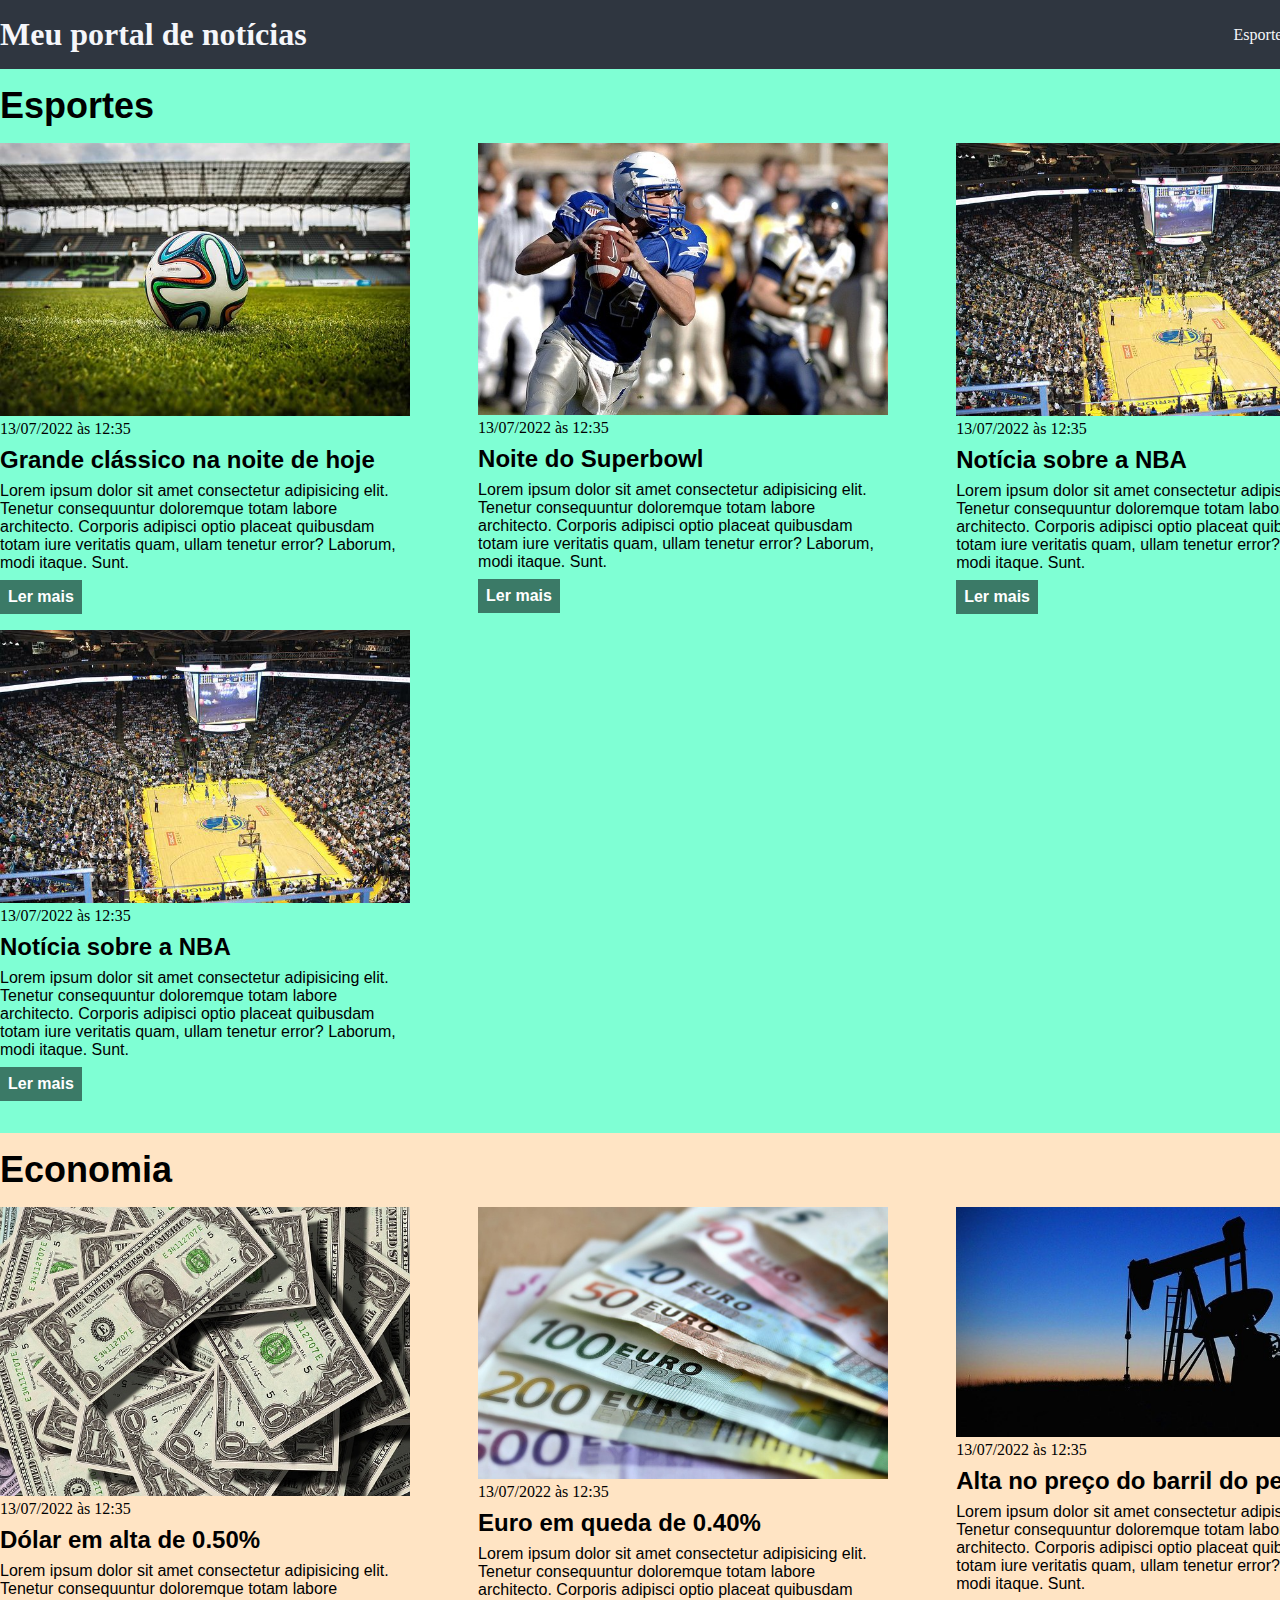
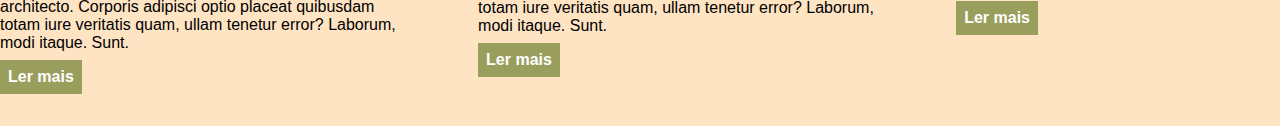
<file: ebac/index.html>
<!DOCTYPE html>
<html lang="pt-BR">
<head>
    <meta charset="UTF-8">
    <meta http-equiv="X-UA-Compatible" content="IE=edge">
    <meta name="viewport" content="width=device-width, initial-scale=1.0">
    <title>Meu portal de notícias</title>
    <link rel="stylesheet" href="./style.css" />
</head>
<body>
    <header>
        <div class="container">
            <h1>Meu portal de notícias</h1>
            <nav>
                <ul>
                    <li>
                        <a href="#sports" title="Ir para a seção de esportes">Esportes</a>
                    </li>
                    <span>/</span>
                    <li>
                        <a href="#economy" title="Ir para a seção de notícias">Economia</a>
                    </li>
                </ul>
            </nav>
        </div>
    </header>
    <section id="sports">
        <div class="container">
            <h2>Esportes</h2>
        <div class="articles">
            <article>
                <img src="./imagens/futebol.jpg" alt="Bola de futebol no gramado" />
                <header>
                    <time class="creation-date">13/07/2022 às 12:35</time>
                </header>
                <h3>Grande clássico na noite de hoje</h3>
                <p>
                    Lorem ipsum dolor sit amet consectetur adipisicing elit. Tenetur consequuntur doloremque totam labore architecto. Corporis adipisci optio placeat quibusdam totam iure veritatis quam, ullam tenetur error? Laborum, modi itaque. Sunt.
                </p>
                <a href="#" title="Leia a notícia completa">Ler mais</a>
            </article>
            <article>
                <img src="./imagens/futebol-americano.jpg" alt="Jogador de futebol americano correndo com a bola na mão" />
                <header>
                    <time>13/07/2022 às 12:35</time>
                </header>
                <h3>Noite do Superbowl</h3>
                <p>
                    Lorem ipsum dolor sit amet consectetur adipisicing elit. Tenetur consequuntur doloremque totam labore architecto. Corporis adipisci optio placeat quibusdam totam iure veritatis quam, ullam tenetur error? Laborum, modi itaque. Sunt.
                </p>
                <a href="#" title="Leia a notícia completa">Ler mais</a>
            </article>
            <article>
                <img src="./imagens/basquete.jpg" title="Vista aérea de uma quadra de basquete" />
                <header>
                    <time>13/07/2022 às 12:35</time>
                </header>
                <h3>Notícia sobre a NBA</h3>
                <p>
                    Lorem ipsum dolor sit amet consectetur adipisicing elit. Tenetur consequuntur doloremque totam labore architecto. Corporis adipisci optio placeat quibusdam totam iure veritatis quam, ullam tenetur error? Laborum, modi itaque. Sunt.
                </p>
                <a href="#" title="Leia a notícia completa">Ler mais</a>
            </article>
            <article>
                <img src="./imagens/basquete.jpg" title="Vista aérea de uma quadra de basquete" />
                <header>
                    <time>13/07/2022 às 12:35</time>
                </header>
                <h3>Notícia sobre a NBA</h3>
                <p>
                    Lorem ipsum dolor sit amet consectetur adipisicing elit. Tenetur consequuntur doloremque totam labore architecto. Corporis adipisci optio placeat quibusdam totam iure veritatis quam, ullam tenetur error? Laborum, modi itaque. Sunt.
                </p>
                <a href="#" title="Leia a notícia completa">Ler mais</a>
            </article>
        </div>
        </div>
    </section>
    <section id="economy">
       <div class="container">
        <h2>Economia</h2>
        <div class="articles">
            <article>
                <img src="./imagens/dolares.jpg" alt="Muitos dólares" />
                <header>
                    <time>13/07/2022 às 12:35</time>
                </header>
                <h3>Dólar em alta de 0.50%</h3>
                <p>
                    Lorem ipsum dolor sit amet consectetur adipisicing elit. Tenetur consequuntur doloremque totam labore architecto. Corporis adipisci optio placeat quibusdam totam iure veritatis quam, ullam tenetur error? Laborum, modi itaque. Sunt.
                </p>
                <a href="#" title="Leia a notícia completa">Ler mais</a>
            </article>
            <article>
                <img src="./imagens/euro.jpg" alt="Várias notas de euro" />
                <header>
                    <time>13/07/2022 às 12:35</time>
                </header>
                <h3>Euro em queda de 0.40%</h3>
                <p>
                    Lorem ipsum dolor sit amet consectetur adipisicing elit. Tenetur consequuntur doloremque totam labore architecto. Corporis adipisci optio placeat quibusdam totam iure veritatis quam, ullam tenetur error? Laborum, modi itaque. Sunt.
                </p>
                <a href="#" title="Leia a notícia completa">Ler mais</a>
            </article>
            <article>
                <img src="./imagens/petroleo.jpg" alt="Extração de petróleo" />
                <header>
                    <time>13/07/2022 às 12:35</time>
                </header>
                <h3>Alta no preço do barril do petróleo</h3>
                <p>
                    Lorem ipsum dolor sit amet consectetur adipisicing elit. Tenetur consequuntur doloremque totam labore architecto. Corporis adipisci optio placeat quibusdam totam iure veritatis quam, ullam tenetur error? Laborum, modi itaque. Sunt.
                </p>
                <a href="#" title="Leia a notícia completa">Ler mais</a>
            </article>
        </div>
       </div>
    </section>
</body>
</html>
</file>
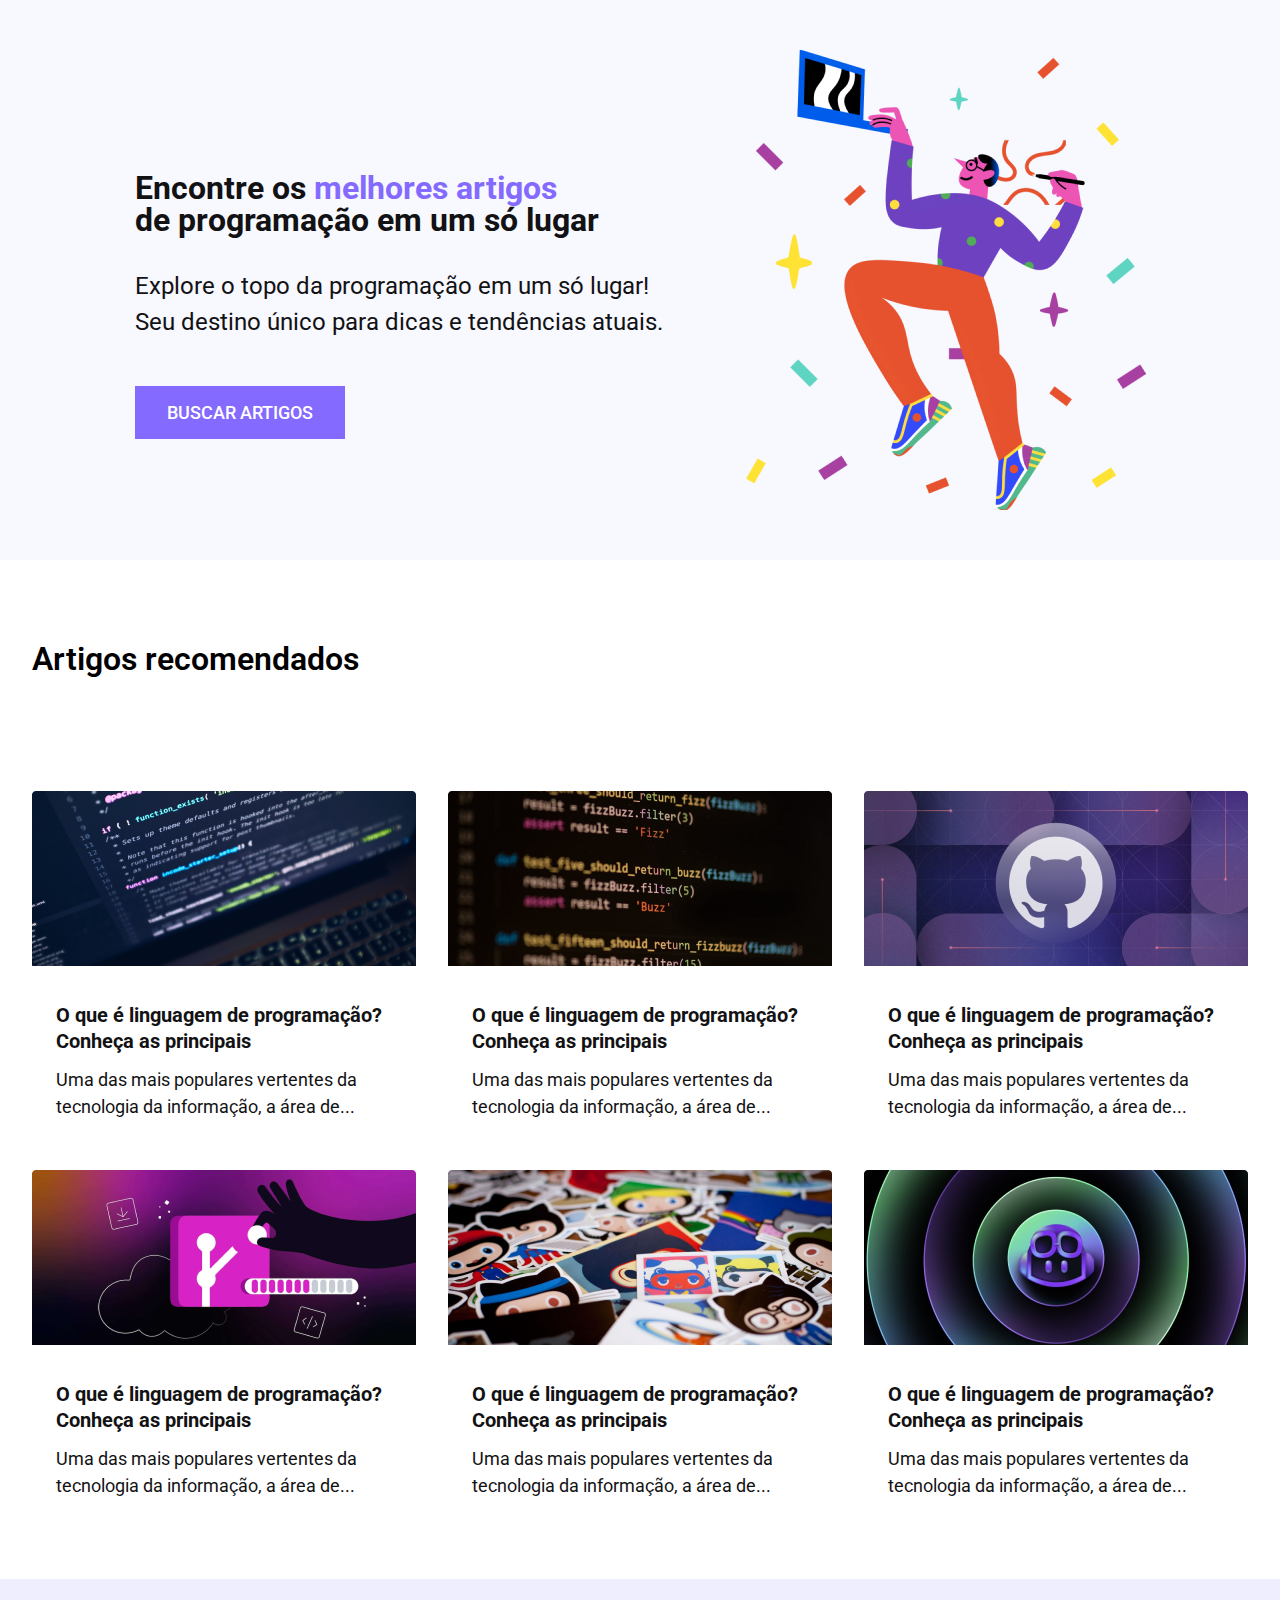
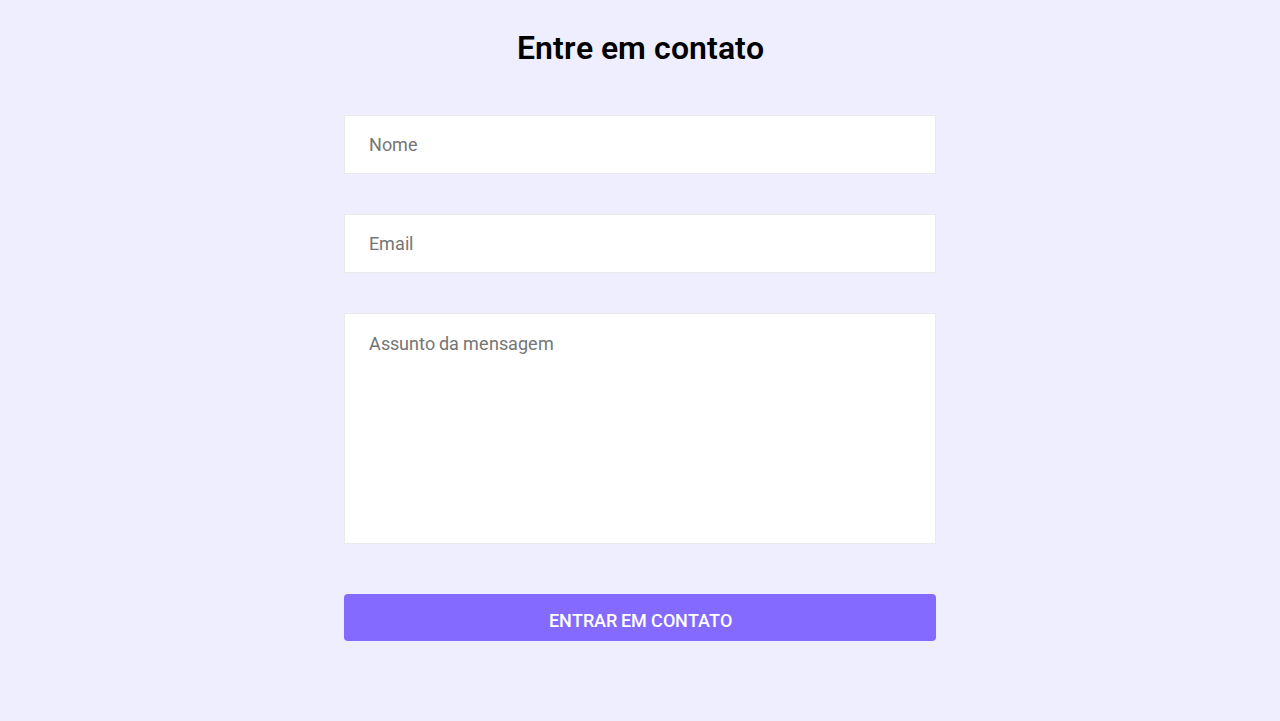
<file: FRONT-END/projeto1/index.html>
<!DOCTYPE html>
<html lang="pt-br">
<head>
    <link rel="preconnect" href="https://fonts.googleapis.com">
    <link rel="preconnect" href="https://fonts.gstatic.com" crossorigin>
   
    <meta charset="UTF-8">
    <meta name="viewport" content="width=device-width, initial-scale=1.0">
    <link rel="stylesheet" href="./style.css">
    <title>Artigos</title>

    <link href="https://fonts.googleapis.com/css2?family=Merriweather:wght@700&family=Roboto:wght@400;500&display=swap" rel="stylesheet">
    
</head>
<body>
    <header>
        <div class="container">
            <h1>Encontre os <span>melhores artigos</span><br> de programação em um só lugar</h1>
            <p>Explore o topo da programação em um só lugar!</p>
            <p>Seu destino único para dicas e tendências atuais.</p>
            <a href="#">Buscar Artigos</a>
        </div>
        <img src="./image/figura1.png" alt="Imagem de uma figura representando uma pessoa pulando de alegria, tocando em um notebook.">
    </header>
    <main>
        <section>
            <h2>Artigos recomendados</h2>   
            <div class="container">
                <a href="#">
                    <article>
                        <img src="./image/figura2.png" alt="">
                        <h3>O que é linguagem de programação? Conheça as principais</h3>
                        <p>Uma das mais populares vertentes da tecnologia da informação, a área de...</p>
                    </article>
                </a>
                <a href="#">
                    <article>
                        <img src="./image/figura3.png" alt="">
                        <h3>O que é linguagem de programação? Conheça as principais</h3>
                        <p>Uma das mais populares vertentes da tecnologia da informação, a área de...</p>
                    </article>
                </a>
                <a href="">
                    <article>
                        <img src="./image/figura4.png" alt="">
                        <h3>O que é linguagem de programação? Conheça as principais</h3>
                        <p>Uma das mais populares vertentes da tecnologia da informação, a área de...</p>
                    </article>
                </a>
            </div>
            <div class="container">
                <a href="">
                    <article>
                        <img src="./image/figura5.png" alt="">
                        <h3>O que é linguagem de programação? Conheça as principais</h3>
                        <p>Uma das mais populares vertentes da tecnologia da informação, a área de...</p>
                    </article>
                </a>
                <a href="">
                    <article>
                        <img src="./image/figura6.png" alt="">
                        <h3>O que é linguagem de programação? Conheça as principais</h3>
                        <p>Uma das mais populares vertentes da tecnologia da informação, a área de...</p>
                    </article>
                </a>
                <a href="">
                    <article>
                        <img src="./image/figura7.png" alt="">
                        <h3>O que é linguagem de programação? Conheça as principais</h3>
                        <p>Uma das mais populares vertentes da tecnologia da informação, a área de...</p>
                    </article>
                </a>
            </div>
        </section>
    </main>
    <footer>
        <div class="container">
            <h2>Entre em contato</h2>
            <form action="">
                <input type="text" placeholder="Nome" required>
                <input type="email" placeholder="Email" required>
                <textarea name="" id="" cols="30" rows="10" placeholder="Assunto da mensagem" required></textarea>
                <button type="submit">Entrar em contato</button>
            </form>
        </div>
    </footer>
</body>
</html>
</file>
<file: ebac/style.css>
*{
    box-sizing: border-box;
    margin: 0;
    padding: 0;
}

header li{
    display: inline;
}

header li a{
    color: #f5f6fa;
}

body > header{
    background-color: #2f3640;
    padding: 16px 0;
    color: #f5f6fa;
}

header > .container{
    display: flex;
    align-items: center;
    justify-content: space-between;
}

.container{
    width: 1366px;
    margin: 0 auto;
}

.container a{
    text-decoration: none;
}

.container a:hover{
    text-decoration: underline;
}

article img{
    width: 100%;
}

.articles{
    display: flex;
    flex-wrap: wrap;
    justify-content: space-between;
}

.articles article{
    width: 30%;
    margin-bottom: 16px;
}

section{
    padding: 16px 0;
}

.container h2{
    margin-bottom: 16px;
}

.articles article h3{
    margin: 8px 0 8px;
}

.articles article a{ 
    color: #fff;
    padding: 8px;
    display: inline-block;
    text-decoration: none;
    font-weight: bold;
    margin-top: 8px;
}


#sports .articles article a{
    background-color: rgb(59, 122, 103);
}

#economy .articles article a{
    background-color: #9a9e5c;
}

.articles article a:hover{
    text-decoration: underline;
}

.articles article p, 
.articles article h3, 
.articles article a,
.container > h2{
    font-family: Arial, Helvetica, sans-serif;
}

.articles article h3{
    font-size: 24px;
}

.container > h2{
    font-size: 36px;
}

#sports{
    background-color: aquamarine;
}

#economy{
    background-color: bisque;
}
</file>
<file: FRONT-END/projeto1/style.css>
*{
    margin: 0;
    padding: 0;
    box-sizing: border-box;
}

body{
    max-width: 1920px;
}

header{
    background-color:#F8F8FF;
    display: flex;
    align-items: center;
    justify-content: center;
    gap: 30px;
}

.container{
    width: 581px;
    margin-top: 50px;
}

header > img{
    height: 460px;
    margin-top: 50px;
    margin-bottom: 50px;
}

.container > h1{
    font-family: 'Roboto', sans-serif;
    font-size: 32px;
    line-height: 32px;
    margin-bottom: 32px;
}

.container > p{
    font-family: 'Roboto', sans-serif;
    color: #121214;
    font-size: 24px;
    line-height: 36px;
}

 header .container > a{
    background-color: #846AFF;
    color: #FFF;
    text-transform: uppercase;
    font-family: 'Roboto', sans-serif;
    text-decoration: none;
    padding: 16px 32px;
    margin-top: 46px;
    display: inline-block;
    font-size: 18px;
    font-weight: 500;
}

h1{
    color: #121214;
}

h1 > span{
    color: #846AFF;
}

section{
    max-width: 1216px;
    margin: 0 auto;
}

section, section .container {
    background-color: #ffffff;
}

section h2{
    margin: 80px auto 113px;
    font-family: 'Roboto', sans-serif;
    font-weight: 600;
    font-size: 32px;
}

section .container{
    display: flex;
    gap: 32px;
}

article h3{
    font-family: 'Roboto', sans-serif;
    font-size: 20px;
    line-height: 26px;
    margin: 32px 24px auto;
}

article p{
    font-family: 'Roboto', sans-serif;
    font-size: 18px;
    line-height: 27px;
    font-weight: 400;
    margin: 12px 24px auto;
}

section .container > a{
    color: #121214;
    text-decoration: none;
}

footer{
    background-color: #EEEEFF;
    display: flex;
    justify-content: center;
    margin-top: 80px;
}

footer .container{
    width: 592px;
    display: flex;
    align-items: center;
    flex-direction: column;
    justify-content: center;
    margin-bottom: 80px;
}

footer .container h2{
    font-family: 'Roboto', sans-serif;
    font-weight: 600;
    font-size: 32px;
    margin-bottom: 48px;
}

input{
    min-width: 592px;
    height: 59px;
    display: block;
    margin-bottom: 40px;
}

input[type="text"], input[type="email"]{
    font-family: 'Roboto', sans-serif;
    font-weight: 400;
    font-size: 18px;
    padding-left: 24px;
    border: 1px solid #EAEAEA;
    background-color: #FFF;
}

input::placeholder{
    font-family: 'Roboto', sans-serif;
    font-weight: 400;
    font-size: 18px;
}

textarea{
    min-width: 592px;
    padding-top: 19px;
    padding-left: 24px;
    font-family: 'Roboto', sans-serif;
    font-weight: 400;
    font-size: 18px;
    resize: none;
    border: 1px solid #EAEAEA;
    background-color: #FFF;
}

button{
    background-color: #846AFF;
    color: #FFF;
    text-transform: uppercase;
    font-family: 'Roboto', sans-serif;
    text-decoration: none;
    padding: 16px 32px;
    margin-top: 46px;
    display: inline-block;
    font-size: 18px;
    font-weight: 500;
    border: none;
    min-width: 592px;
    border-radius: 4px;
    height: 47px;
    cursor: pointer;
}
</file>
